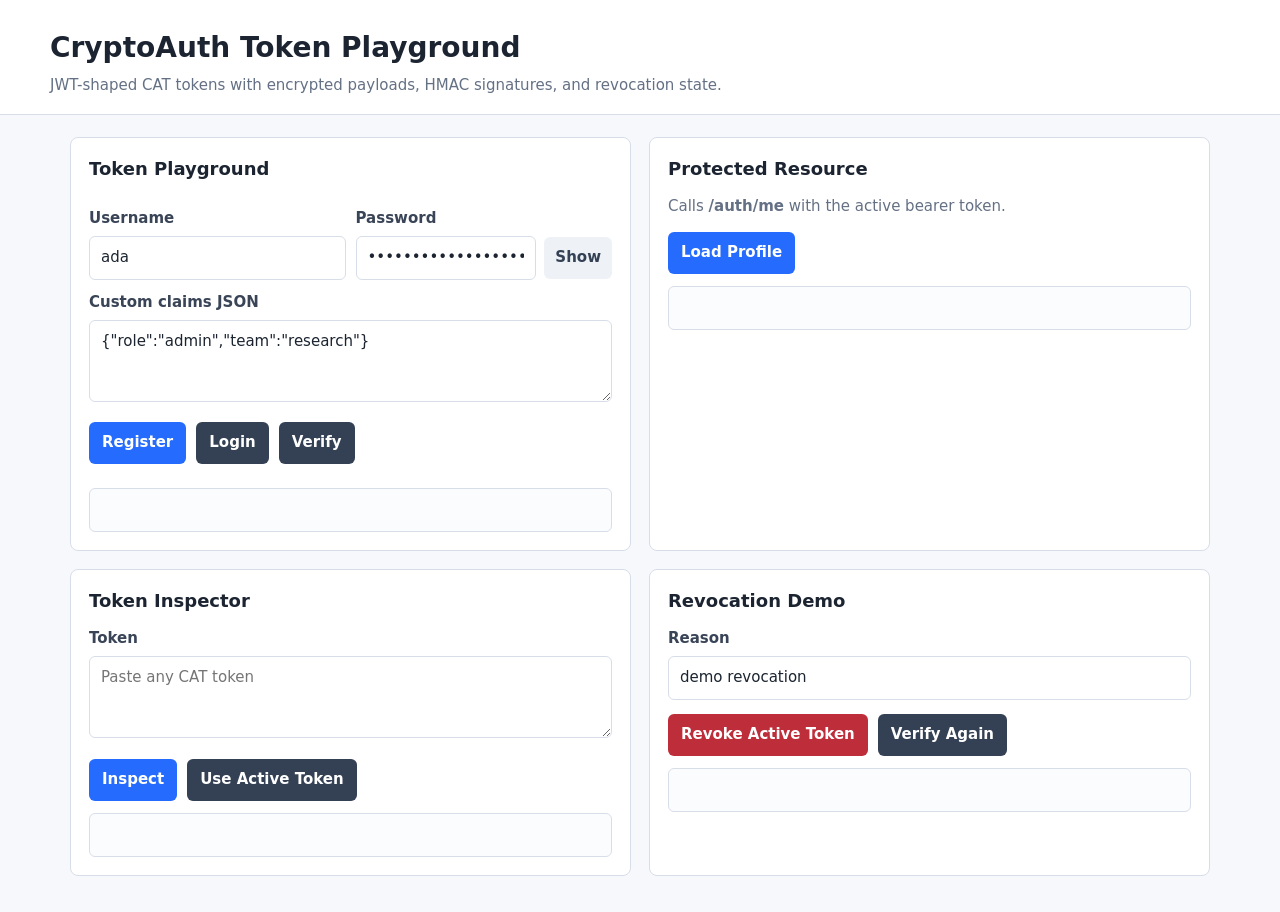
<file: static/index.html>
<!doctype html>
<html lang="en">
<head>
  <meta charset="utf-8">
  <meta name="viewport" content="width=device-width, initial-scale=1">
  <title>CryptoAuth Token Playground</title>
  <style>
    :root {
      color-scheme: light;
      --bg: #f7f8fb;
      --panel: #ffffff;
      --text: #1b2430;
      --muted: #647084;
      --line: #d8dee8;
      --accent: #246bfe;
      --good: #0f8b5f;
      --bad: #bd2d3a;
      --header: #e7f0ff;
      --payload: #fff3cf;
      --signature: #e7f7eb;
    }

    * { box-sizing: border-box; }
    body {
      margin: 0;
      background: var(--bg);
      color: var(--text);
      font: 15px/1.45 system-ui, -apple-system, BlinkMacSystemFont, "Segoe UI", sans-serif;
    }
    header {
      padding: 28px max(20px, calc((100vw - 1180px) / 2)) 18px;
      border-bottom: 1px solid var(--line);
      background: #fff;
    }
    h1 { margin: 0 0 6px; font-size: 28px; letter-spacing: 0; }
    p { margin: 0; color: var(--muted); }
    main {
      max-width: 1180px;
      margin: 0 auto;
      padding: 22px 20px 36px;
      display: grid;
      grid-template-columns: repeat(2, minmax(0, 1fr));
      gap: 18px;
    }
    section {
      background: var(--panel);
      border: 1px solid var(--line);
      border-radius: 8px;
      padding: 18px;
      min-width: 0;
    }
    h2 { margin: 0 0 14px; font-size: 18px; }
    label { display: block; margin: 12px 0 6px; color: #394457; font-weight: 600; }
    input, textarea {
      width: 100%;
      border: 1px solid var(--line);
      border-radius: 6px;
      padding: 10px 11px;
      font: inherit;
      color: var(--text);
      background: #fff;
    }
    .password-control {
      display: grid;
      grid-template-columns: minmax(0, 1fr) auto;
      gap: 8px;
      align-items: center;
    }
    .password-control input { min-width: 0; }
    .password-toggle {
      min-width: 64px;
      padding: 10px 11px;
      background: #eef2f7;
      color: #344054;
    }
    .password-toggle:hover { background: #e2e8f0; }
    textarea { min-height: 82px; resize: vertical; }
    .row { display: grid; grid-template-columns: 1fr 1fr; gap: 10px; }
    .actions { display: flex; flex-wrap: wrap; gap: 10px; margin-top: 14px; }
    button {
      border: 0;
      border-radius: 6px;
      padding: 10px 13px;
      background: var(--accent);
      color: #fff;
      font: inherit;
      font-weight: 700;
      cursor: pointer;
    }
    button.secondary { background: #344054; }
    button.danger { background: var(--bad); }
    pre {
      margin: 12px 0 0;
      padding: 12px;
      border-radius: 6px;
      border: 1px solid var(--line);
      overflow: auto;
      background: #fbfcfe;
      min-height: 44px;
      white-space: pre-wrap;
      overflow-wrap: anywhere;
    }
    .token-parts { display: grid; gap: 8px; margin-top: 12px; }
    .part {
      padding: 10px;
      border-radius: 6px;
      overflow-wrap: anywhere;
      font-family: ui-monospace, SFMono-Regular, Menlo, Consolas, monospace;
      font-size: 12px;
    }
    .header { background: var(--header); }
    .payload { background: var(--payload); }
    .signature { background: var(--signature); }
    .status { margin-top: 12px; font-weight: 700; }
    .ok { color: var(--good); }
    .err { color: var(--bad); }
    @media (max-width: 820px) {
      main, .row { grid-template-columns: 1fr; }
      h1 { font-size: 23px; }
    }
  </style>
</head>
<body>
  <header>
    <h1>CryptoAuth Token Playground</h1>
    <p>JWT-shaped CAT tokens with encrypted payloads, HMAC signatures, and revocation state.</p>
  </header>

  <main>
    <section>
      <h2>Token Playground</h2>
      <div class="row">
        <div>
          <label for="username">Username</label>
          <input id="username" value="ada">
        </div>
        <div>
          <label for="password">Password</label>
          <div class="password-control">
            <input id="password" type="password" value="correct horse battery staple">
            <button id="password-toggle" class="password-toggle" type="button" onclick="togglePassword()">Show</button>
          </div>
        </div>
      </div>
      <label for="claims">Custom claims JSON</label>
      <textarea id="claims">{"role":"admin","team":"research"}</textarea>
      <div class="actions">
        <button onclick="registerUser()">Register</button>
        <button class="secondary" onclick="loginUser()">Login</button>
        <button class="secondary" onclick="verifyActive()">Verify</button>
      </div>
      <div id="playground-status" class="status"></div>
      <div id="token-parts" class="token-parts"></div>
      <pre id="login-output"></pre>
    </section>

    <section>
      <h2>Protected Resource</h2>
      <p>Calls <strong>/auth/me</strong> with the active bearer token.</p>
      <div class="actions">
        <button onclick="loadMe()">Load Profile</button>
      </div>
      <pre id="me-output"></pre>
    </section>

    <section>
      <h2>Token Inspector</h2>
      <label for="inspect-token">Token</label>
      <textarea id="inspect-token" placeholder="Paste any CAT token"></textarea>
      <div class="actions">
        <button onclick="inspectToken()">Inspect</button>
        <button class="secondary" onclick="useActiveForInspect()">Use Active Token</button>
      </div>
      <pre id="inspect-output"></pre>
    </section>

    <section>
      <h2>Revocation Demo</h2>
      <label for="revoke-reason">Reason</label>
      <input id="revoke-reason" value="demo revocation">
      <div class="actions">
        <button class="danger" onclick="revokeActive()">Revoke Active Token</button>
        <button class="secondary" onclick="verifyActive()">Verify Again</button>
      </div>
      <pre id="revoke-output"></pre>
    </section>
  </main>

  <script>
    let activeToken = "";

    function togglePassword() {
      const input = document.getElementById("password");
      const button = document.getElementById("password-toggle");
      const showing = input.type === "text";
      input.type = showing ? "password" : "text";
      button.textContent = showing ? "Show" : "Hide";
      button.setAttribute("aria-label", showing ? "Show password" : "Hide password");
    }

    function show(id, value, ok = true) {
      const el = document.getElementById(id);
      el.textContent = typeof value === "string" ? value : JSON.stringify(value, null, 2);
      if (id.endsWith("status")) {
        el.className = "status " + (ok ? "ok" : "err");
      }
    }

    async function api(path, options = {}) {
      const response = await fetch(path, {
        ...options,
        headers: { "Content-Type": "application/json", ...(options.headers || {}) }
      });
      const data = await response.json();
      if (!response.ok) throw new Error(data.detail || JSON.stringify(data));
      return data;
    }

    function claimsFromInput() {
      const raw = document.getElementById("claims").value.trim();
      return raw ? JSON.parse(raw) : {};
    }

    function renderToken(token) {
      const [header, payload, signature] = token.split(".");
      document.getElementById("token-parts").innerHTML = `
        <div class="part header"><strong>Header</strong><br>${header}</div>
        <div class="part payload"><strong>Encrypted payload</strong><br>${payload}</div>
        <div class="part signature"><strong>Signature</strong><br>${signature}</div>
      `;
      document.getElementById("inspect-token").value = token;
    }

    async function registerUser() {
      try {
        const data = await api("/auth/register", {
          method: "POST",
          body: JSON.stringify({
            username: document.getElementById("username").value,
            password: document.getElementById("password").value,
            claims: claimsFromInput()
          })
        });
        show("playground-status", "Registered " + data.username, true);
      } catch (err) {
        show("playground-status", err.message, false);
      }
    }

    async function loginUser() {
      try {
        const data = await api("/auth/login", {
          method: "POST",
          body: JSON.stringify({
            username: document.getElementById("username").value,
            password: document.getElementById("password").value
          })
        });
        activeToken = data.token;
        renderToken(activeToken);
        show("login-output", data);
        show("playground-status", "Logged in and received CAT token", true);
      } catch (err) {
        show("playground-status", err.message, false);
      }
    }

    async function verifyActive() {
      try {
        const data = await api("/auth/verify", { method: "POST", body: JSON.stringify({ token: activeToken }) });
        show("login-output", data);
        show("playground-status", "Token is valid", true);
      } catch (err) {
        show("login-output", err.message);
        show("playground-status", "Token verification failed", false);
      }
    }

    async function loadMe() {
      try {
        const data = await api("/auth/me", { headers: { Authorization: "Bearer " + activeToken } });
        show("me-output", data);
      } catch (err) {
        show("me-output", err.message);
      }
    }

    function useActiveForInspect() {
      document.getElementById("inspect-token").value = activeToken;
    }

    async function inspectToken() {
      try {
        const token = encodeURIComponent(document.getElementById("inspect-token").value.trim());
        const data = await api("/auth/inspect?token=" + token);
        show("inspect-output", data);
      } catch (err) {
        show("inspect-output", err.message);
      }
    }

    async function revokeActive() {
      try {
        const data = await api("/auth/revoke", {
          method: "POST",
          body: JSON.stringify({ token: activeToken, reason: document.getElementById("revoke-reason").value })
        });
        show("revoke-output", data);
      } catch (err) {
        show("revoke-output", err.message);
      }
    }
  </script>
</body>
</html>
</file>
